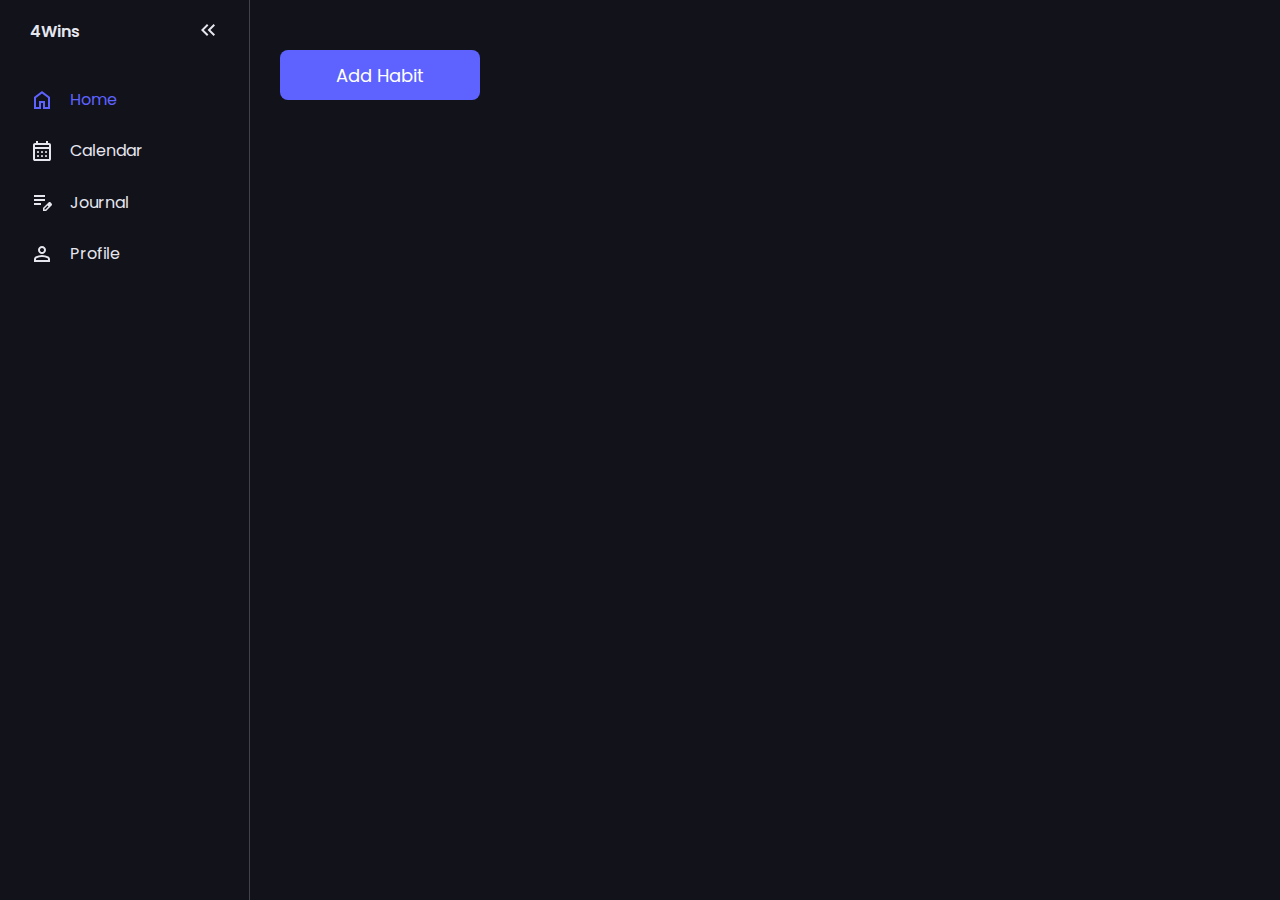
<file: index.html>
<!DOCTYPE html>
<html lang="en">
<head>
    <meta charset="UTF-8">
    <meta name="viewport" content="width=device-width, initial-scale=1.0">
    <title>4Wins</title>
    <link rel="stylesheet" href="styles.css">
    <script type="text/javascript">
        // Wait for the DOM to fully load
        document.addEventListener('DOMContentLoaded', function() {
    // Global state to track habits
    let habits = [];
    const MAX_HABITS = 4;

    // DOM elements
    const addHabitBtn = document.getElementById('add-habit-btn');
    const habitForm = document.getElementById('habit-form');
    const habitList = document.getElementById('habit-list');

    // Load saved habits from localStorage if available
    const savedHabits = localStorage.getItem('habits');
    if (savedHabits) {
        habits = JSON.parse(savedHabits);
        updateHabitList();
    }

    // Check if button should be disabled initially
    if (habits.length >= MAX_HABITS) {
        addHabitBtn.disabled = true;
    }

    // Add click event for the habit button
    addHabitBtn.addEventListener('click', function() {
        console.log("Button clicked"); // Debug log
        if (habitForm.style.display === 'block') {
            habitForm.style.display = 'none';
        } else {
            habitForm.style.display = 'block';
        }
    });

    // Add submit event for the form
    habitForm.addEventListener('submit', function(event) {
        event.preventDefault();

        // Get form values
        const name = document.getElementById('habit-name').value;
        const time = document.getElementById('habit-time').value;
        const reason = document.getElementById('habit-reason').value;
        const location = document.getElementById('habit-location').value;

        // Check if we're editing an existing habit
        const editIndex = habitForm.getAttribute('data-edit-index');

        if (editIndex !== null && editIndex !== "") {
            // Update existing habit
            habits[editIndex] = { name, time, reason, location, completed: habits[editIndex].completed };
            habitForm.removeAttribute('data-edit-index');
        } else {
            // Add new habit
            habits.push({ name, time, reason, location, completed: false });
        }

        // Save to localStorage
        localStorage.setItem('habits', JSON.stringify(habits));

        // Update UI
        updateHabitList();
        habitForm.style.display = 'none';
        habitForm.reset();

        // Check if button should be disabled
        if (habits.length >= MAX_HABITS) {
            addHabitBtn.disabled = true;
        } else {
            addHabitBtn.disabled = false;
        }
    });

    // Update the habit list in the UI
    function updateHabitList() {
        // Clear current list
        habitList.innerHTML = '';

        // Add each habit to the list
        habits.forEach((habit, index) => {
            const habitElement = document.createElement('div');
            habitElement.className = 'habit-item';

            // Checkbox
            const checkbox = document.createElement('input');
            checkbox.type = 'checkbox';
            checkbox.classList.add('habit-checkbox');
            checkbox.checked = habit.completed;
            checkbox.addEventListener('change', function () {
                habits[index].completed = checkbox.checked;
                saveHabits();
            });

            habitElement.innerHTML = `
                <h3>${habit.name}</h3>
                <p><strong>Time:</strong> ${habit.time}</p>
                <p><strong>Location:</strong> ${habit.location}</p>
                <p><strong>Reason:</strong> ${habit.reason}</p>
                <div>
                    <button class="edit-btn" data-index="${index}">Edit</button>
                    <button class="delete-btn" data-index="${index}">Delete</button>
                </div>
            `;

            // Insert checkbox before the habit name
            habitElement.insertBefore(checkbox, habitElement.firstChild);

            // Add event listeners to the buttons
            const editBtn = habitElement.querySelector('.edit-btn');
            editBtn.addEventListener('click', function() {
                editHabit(index);
            });

            const deleteBtn = habitElement.querySelector('.delete-btn');
            deleteBtn.addEventListener('click', function() {
                deleteHabit(index);
            });

            habitList.appendChild(habitElement);
        });
    }

    // Save habits to localStorage
    function saveHabits() {
        localStorage.setItem('habits', JSON.stringify(habits));
    }

    // Make these functions globally available
    window.editHabit = function(index) {
        const habit = habits[index];

        // Fill form with habit data
        document.getElementById('habit-name').value = habit.name;
        document.getElementById('habit-time').value = habit.time;
        document.getElementById('habit-reason').value = habit.reason;
        document.getElementById('habit-location').value = habit.location;

        // Set data attribute to track which habit we're editing
        habitForm.setAttribute('data-edit-index', index);

        // Show the form
        habitForm.style.display = 'block';
    };

    window.deleteHabit = function(index) {
        if (confirm('Are you sure you want to delete this habit?')) {
            habits.splice(index, 1);
            saveHabits();
            updateHabitList();

            // Re-enable the button if under the limit
            if (habits.length < MAX_HABITS) {
                addHabitBtn.disabled = false;
            }
        }
    };

    // Make updateHabitList globally available
    window.updateHabitList = updateHabitList;
});

// Toggle sidebar function
function toggleSidebar() {
    const sidebar = document.getElementById('sidebar');
    sidebar.classList.toggle('close');
}
    </script>
</head>
<body>
<nav id="sidebar">
        <ul>
            <li>
                <span class="logo">4Wins</span>
                <button onClick="toggleSidebar()" id="toggle-btn">
                    <svg xmlns="http://www.w3.org/2000/svg" height="24px" viewBox="0 -960 960 960" width="24px" fill="#5f6368">
                        <path d="M440-240 200-480l240-240 56 56-183 184 183 184-56 56Zm264 0L464-480l240-240 56 56-183 184 183 184-56 56Z"/>
                    </svg>
                </button>
            </li>
            <li class="active">
                <a href="https://bored1677.github.io/4Wins/index.html"> <!-- Fixed path -->
                    <svg xmlns="http://www.w3.org/2000/svg" height="24px" viewBox="0 -960 960 960" width="24px" fill="#5f6368">
                        <path d="M240-200h120v-240h240v240h120v-360L480-740 240-560v360Zm-80 80v-480l320-240 320 240v480H520v-240h-80v240H160Zm320-350Z"/>
                    </svg>
                    <span>Home</span>
                </a>
            </li>
            <li>
                <a href="https://bored1677.github.io/4Wins/calendar.html"> <!-- Fixed path -->
                    <svg xmlns="http://www.w3.org/2000/svg" height="24px" viewBox="0 -960 960 960" width="24px" fill="#5f6368">
                        <path d="M200-80q-33 0-56.5-23.5T120-160v-560q0-33 23.5-56.5T200-800h40v-80h80v80h320v-80h80v80h40q33 0 56.5 23.5T840-720v560q0 33-23.5 56.5T760-80H200Zm0-80h560v-400H200v400Zm0-480h560v-80H200v80Zm0 0v-80 80Zm280 240q-17 0-28.5-11.5T440-440q0-17 11.5-28.5T480-480q17 0 28.5 11.5T520-440q0 17-11.5 28.5T480-400Zm-160 0q-17 0-28.5-11.5T280-440q0-17 11.5-28.5T320-480q17 0 28.5 11.5T360-440q0 17-11.5 28.5T320-400Zm320 0q-17 0-28.5-11.5T600-440q0-17 11.5-28.5T640-480q17 0 28.5 11.5T680-440q0 17-11.5 28.5T640-400ZM480-240q-17 0-28.5-11.5T440-280q0-17 11.5-28.5T480-320q17 0 28.5 11.5T520-280q0 17-11.5 28.5T480-240Zm-160 0q-17 0-28.5-11.5T280-280q0-17 11.5-28.5T320-320q17 0 28.5 11.5T360-280q0 17-11.5 28.5T320-240Zm320 0q-17 0-28.5-11.5T600-280q0-17 11.5-28.5T640-320q17 0 28.5 11.5T680-280q0 17-11.5 28.5T640-240Z"/>
                    </svg>
                    <span>Calendar</span>
                </a>
            </li>
            <li>
                <a href="https://bored1677.github.io/4Wins/journal.html"> <!-- Fixed path -->
                    <svg xmlns="http://www.w3.org/2000/svg" height="24px" viewBox="0 -960 960 960" width="24px" fill="#5f6368">
                        <path d="M160-400v-80h280v80H160Zm0-160v-80h440v80H160Zm0-160v-80h440v80H160Zm360 560v-123l221-220q9-9 20-13t22-4q12 0 23 4.5t20 13.5l37 37q8 9 12.5 20t4.5 22q0 11-4 22.5T863-380L643-160H520Zm300-263-37-37 37 37ZM580-220h38l121-122-18-19-19-18-122 121v38Zm141-141-19-18 37 37-18-19Z"/>
                    </svg>
                    <span>Journal</span>
                </a>
            </li>
            <li>
            <a href="https://bored1677.github.io/4Wins/profile.html"> <!-- Fixed path -->
                    <svg xmlns="http://www.w3.org/2000/svg" height="24px" viewBox="0 -960 960 960" width="24px" fill="#5f6368">
                        <path d="M480-480q-66 0-113-47t-47-113q0-66 47-113t113-47q66 0 113 47t47 113q0 66-47 113t-113 47ZM160-160v-112q0-34 17.5-62.5T224-378q62-31 126-46.5T480-440q66 0 130 15.5T736-378q29 15 46.5 43.5T800-272v112H160Zm80-80h480v-32q0-11-5.5-20T700-306q-54-27-109-40.5T480-360q-56 0-111 13.5T260-306q-9 5-14.5 14t-5.5 20v32Zm240-320q33 0 56.5-23.5T560-640q0-33-23.5-56.5T480-720q-33 0-56.5 23.5T400-640q0 33 23.5 56.5T480-560Zm0-80Zm0 400Z"/>
                    </svg>
                    <span>Profile</span>
                </a>
            </li>
        </ul>
    </nav>
    
    <main>
        <button id="add-habit-btn">Add Habit</button>
        
        <form id="habit-form" class="habit-form">
            <label>What's the habit?</label>
            <input type="text" id="habit-name" required><br>
            
            <label>When will the habit be performed?</label>
            <input type="time" id="habit-time" required><br>
            
            <label>Why will you perform this habit?</label>
            <textarea id="habit-reason" required></textarea><br>
            
            <label>Where will you perform this habit?</label>
            <input type="text" id="habit-location" required><br>
            
            <button type="submit" id="save-btn">Save Habit</button>
        </form>
        
        <div id="habit-list" class="habit-list"></div>
    </main>
</body>
</html>
</file>
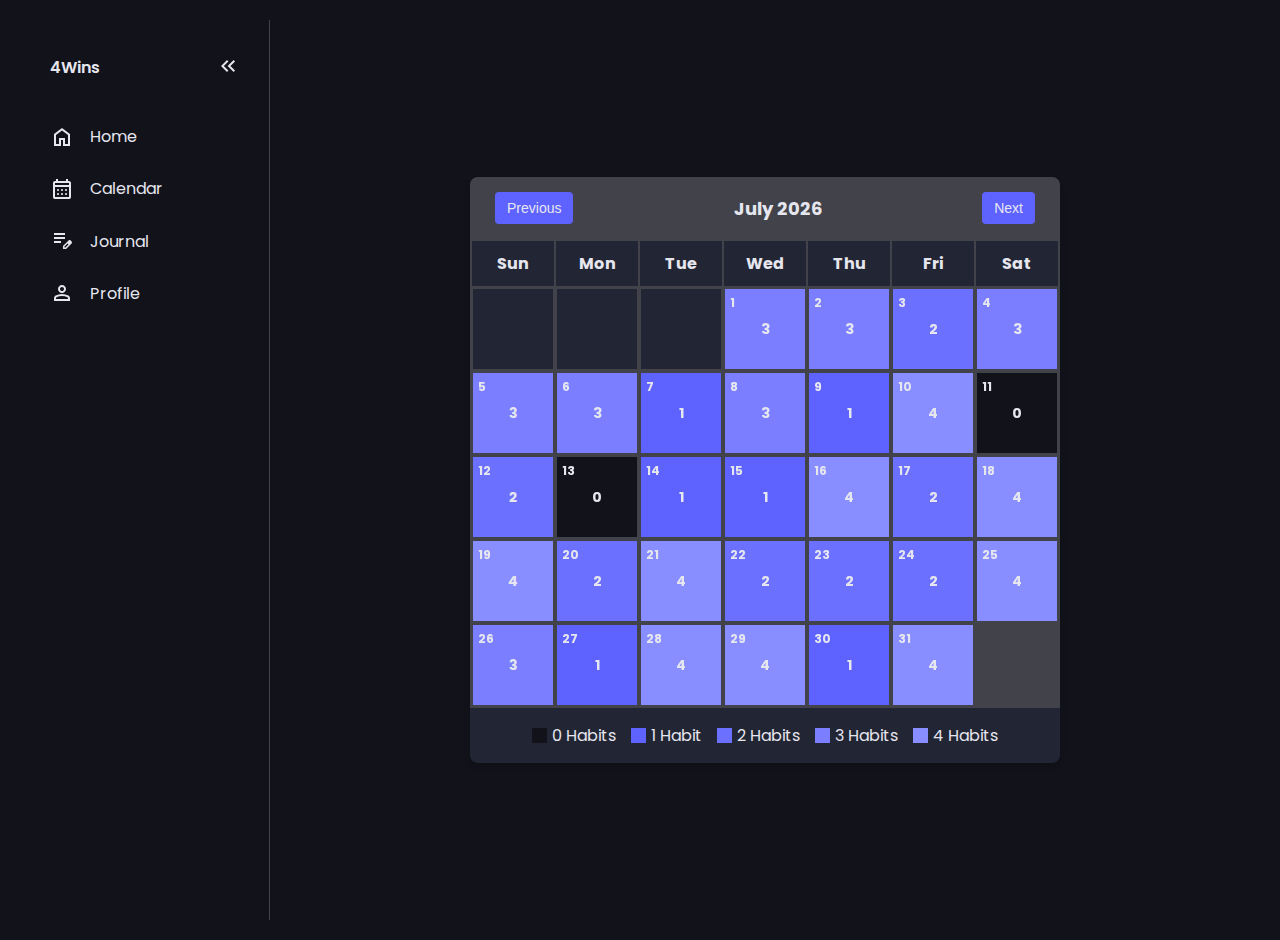
<file: calendar.html>
<!DOCTYPE html>
<html lang="en">
<head>
    <meta charset="UTF-8">
    <meta name="viewport" content="width=device-width, initial-scale=1.0">
    <title>Heatmap Calendar</title>
    <style>
        @import url('https://fonts.googleapis.com/css2?family=Poppins:wght@300;400;500;600;700&display=swap');
        :root {
            --base-clr: #11121a;
            --accent-base: #5e63ff;
            --accent-light-1: #6c70ff;
            --accent-light-2: #7a7eff;
            --accent-light-3: #888dff;
            --accent-light-4: #969bff;
            --line-clr: #42434a;
            --hover-clr: #222533;
            --text-clr: #e6e6ef;
            --secondary-text-clr: #b0b3c1;
        }

        body {
            font-family: Arial, sans-serif;
            margin: 0;
            padding: 20px;
            background-color: var(--base-clr);
            color: var(--text-clr);
        }

        .calendar-container {
            max-width: 800px;
            margin: 0 auto;
            box-shadow: 0 4px 6px rgba(0, 0, 0, 0.1);
            border-radius: 8px;
            overflow: hidden;
            background-color: var(--hover-clr);
        }

        .calendar-header {
            display: flex;
            justify-content: space-between;
            align-items: center;
            padding: 15px 20px;
            background-color: var(--line-clr);
        }

        .calendar-title {
            font-size: 18px;
            font-weight: bold;
            color: var(--text-clr);
        }

        .calendar-nav button {
            background-color: var(--accent-base);
            border: none;
            padding: 8px 12px;
            border-radius: 4px;
            cursor: pointer;
            font-size: 14px;
            margin: 0 5px;
            color: var(--text-clr);
        }

        .calendar-nav button:hover {
            background-color: var(--accent-light-1);
        }

        .calendar-grid {
            display: grid;
            grid-template-columns: repeat(7, 1fr);
            gap: 2px;
            padding: 2px;
            background-color: var(--line-clr);
        }

        .calendar-day-header {
            text-align: center;
            padding: 10px;
            font-weight: bold;
            background-color: var(--hover-clr);
            color: var(--text-clr);
        }

        .calendar-day {
            position: relative;
            aspect-ratio: 1;
            min-height: 80px;
            display: flex;
            flex-direction: column;
            justify-content: center;
            align-items: center;
            background-color: var(--base-clr);
            color: var(--text-clr);
            border: 1px solid var(--line-clr);
        }

        .calendar-day-number {
            position: absolute;
            top: 5px;
            left: 5px;
            font-size: 12px;
            font-weight: bold;
        }

        .calendar-day-value {
            font-size: 14px;
            font-weight: bold;
        }

        .calendar-legend {
            display: flex;
            justify-content: center;
            padding: 15px;
            gap: 15px;
            color: var(--text-clr);
        }

        .legend-item {
            display: flex;
            align-items: center;
        }

        .legend-color {
            width: 15px;
            height: 15px;
            margin-right: 5px;
        }

        .calendar-day.empty {
            background-color: var(--hover-clr);
        }

        /* Heat colors - subtle gradient of accent color */
        .heat-0 { background-color: var(--base-clr); }
        .heat-1 { background-color: var(--accent-base); }
        .heat-2 { background-color: var(--accent-light-1); }
        .heat-3 { background-color: var(--accent-light-2); }
        .heat-4 { background-color: var(--accent-light-3); }

        
body {
    min-height: 100vh;
    min-height: 100dvh;
    background-color: var(--base-clr);
    color: var(--text-clr);
    display: grid;
    grid-template-columns: auto 1fr;
    font-family: 'Poppins', sans-serif;
}

#sidebar {
    box-sizing: border-box;
    height: 100vh;
    width: 250px;
    padding: 5px 1em;
    background-color: var(--base-clr);
    border-right: 1px solid var(--line-clr);
    position: sticky;
    top: 0;
    align-self: start;
    transition: 300ms ease-in-out;
    overflow: hidden;
}

#sidebar.close {
    padding: 5px;
    width: 60px;
}

#sidebar.close .logo,
#sidebar.close a span {
    opacity: 0;
    width: 0;
    transition: opacity 300ms ease-in-out, width 300ms ease-in-out;
}

#sidebar ul {
    list-style: none;
    padding: 0;
}

#sidebar > ul > li:first-child {
    display: flex;
    justify-content: flex-end;
    margin-bottom: 16px;
    align-items: center;
}

#sidebar > ul > li:first-child .logo {
    font-weight: 600;
    transition: opacity 300ms ease-in-out, width 300ms ease-in-out;
}

#sidebar a, #sidebar .dropdown-btn, #sidebar .logo {
    border-radius: .5em;
    padding: .85em;
    text-decoration: none;
    color: var(--text-clr);
    display: flex;
    align-items: center;
    gap: 1em;
    transition: background-color 0.3s ease;
}

#sidebar svg {
    flex-shrink: 0;
    fill: var(--text-clr);
    transition: fill 0.3s ease;
}

#sidebar a span {
    flex-grow: 1;
    transition: opacity 300ms ease-in-out, width 300ms ease-in-out;
}

#sidebar a:hover {
    background-color: var(--hover-clr);
}

#sidebar ul li.current a {
    background-color: var(--accent-clr);
    color: white;
}

#sidebar ul li.current svg {
    fill: white;
}

#toggle-btn {
    margin-left: auto;
    padding: 1em;
    border: none;
    border-radius: .5em;
    background: none;
    cursor: pointer;
}

#toggle-btn svg {
    transition: rotate 150ms ease;
}

#toggle-btn:hover {
    background-color: var(--hover-clr);
}

.rotate svg:last-child {
    rotate: 180deg;
}

#sidebar .sub-menu {
    display: none;
}

#sidebar .sub-menu.show {
    display: block;
}

main {
    display: flex;
    justify-content: center;
    align-items: center;
    padding: 20px;
}
    </style>
</head>
<body>
    <nav id="sidebar">
        <ul>
            <li>
                <span class="logo">4Wins</span>
                <button onClick="toggleSidebar()" id="toggle-btn">
                    <svg xmlns="http://www.w3.org/2000/svg" height="24px" viewBox="0 -960 960 960" width="24px" fill="#5f6368">
                        <path d="M440-240 200-480l240-240 56 56-183 184 183 184-56 56Zm264 0L464-480l240-240 56 56-183 184 183 184-56 56Z"/>
                    </svg>
                </button>
            </li>
            <li class="active">
                <a href="https://bored1677.github.io/4Wins/index.html"> <!-- Fixed path -->
                    <svg xmlns="http://www.w3.org/2000/svg" height="24px" viewBox="0 -960 960 960" width="24px" fill="#5f6368">
                        <path d="M240-200h120v-240h240v240h120v-360L480-740 240-560v360Zm-80 80v-480l320-240 320 240v480H520v-240h-80v240H160Zm320-350Z"/>
                    </svg>
                    <span>Home</span>
                </a>
            </li>
            <li>
                <a href="https://bored1677.github.io/4Wins/calendar.html"> <!-- Fixed path -->
                    <svg xmlns="http://www.w3.org/2000/svg" height="24px" viewBox="0 -960 960 960" width="24px" fill="#5f6368">
                        <path d="M200-80q-33 0-56.5-23.5T120-160v-560q0-33 23.5-56.5T200-800h40v-80h80v80h320v-80h80v80h40q33 0 56.5 23.5T840-720v560q0 33-23.5 56.5T760-80H200Zm0-80h560v-400H200v400Zm0-480h560v-80H200v80Zm0 0v-80 80Zm280 240q-17 0-28.5-11.5T440-440q0-17 11.5-28.5T480-480q17 0 28.5 11.5T520-440q0 17-11.5 28.5T480-400Zm-160 0q-17 0-28.5-11.5T280-440q0-17 11.5-28.5T320-480q17 0 28.5 11.5T360-440q0 17-11.5 28.5T320-400Zm320 0q-17 0-28.5-11.5T600-440q0-17 11.5-28.5T640-480q17 0 28.5 11.5T680-440q0 17-11.5 28.5T640-400ZM480-240q-17 0-28.5-11.5T440-280q0-17 11.5-28.5T480-320q17 0 28.5 11.5T520-280q0 17-11.5 28.5T480-240Zm-160 0q-17 0-28.5-11.5T280-280q0-17 11.5-28.5T320-320q17 0 28.5 11.5T360-280q0 17-11.5 28.5T320-240Zm320 0q-17 0-28.5-11.5T600-280q0-17 11.5-28.5T640-320q17 0 28.5 11.5T680-280q0 17-11.5 28.5T640-240Z"/>
                    </svg>
                    <span>Calendar</span>
                </a>
            </li>
            <li>
                <a href="https://bored1677.github.io/4Wins/journal.html"> <!-- Fixed path -->
                    <svg xmlns="http://www.w3.org/2000/svg" height="24px" viewBox="0 -960 960 960" width="24px" fill="#5f6368">
                        <path d="M160-400v-80h280v80H160Zm0-160v-80h440v80H160Zm0-160v-80h440v80H160Zm360 560v-123l221-220q9-9 20-13t22-4q12 0 23 4.5t20 13.5l37 37q8 9 12.5 20t4.5 22q0 11-4 22.5T863-380L643-160H520Zm300-263-37-37 37 37ZM580-220h38l121-122-18-19-19-18-122 121v38Zm141-141-19-18 37 37-18-19Z"/>
                    </svg>
                    <span>Journal</span>
                </a>
            </li>
            <li>
            <a href="https://bored1677.github.io/4Wins/profile.html"> <!-- Fixed path -->
                    <svg xmlns="http://www.w3.org/2000/svg" height="24px" viewBox="0 -960 960 960" width="24px" fill="#5f6368">
                        <path d="M480-480q-66 0-113-47t-47-113q0-66 47-113t113-47q66 0 113 47t47 113q0 66-47 113t-113 47ZM160-160v-112q0-34 17.5-62.5T224-378q62-31 126-46.5T480-440q66 0 130 15.5T736-378q29 15 46.5 43.5T800-272v112H160Zm80-80h480v-32q0-11-5.5-20T700-306q-54-27-109-40.5T480-360q-56 0-111 13.5T260-306q-9 5-14.5 14t-5.5 20v32Zm240-320q33 0 56.5-23.5T560-640q0-33-23.5-56.5T480-720q-33 0-56.5 23.5T400-640q0 33 23.5 56.5T480-560Zm0-80Zm0 400Z"/>
                    </svg>
                    <span>Profile</span>
                </a>
            </li>
        </ul>
    </nav>

    <main>
    <div id="heatmap-calendar" class="calendar-container">
        <!-- Calendar will be injected here -->
    </div>
    </main>

    <script>
        class HeatmapCalendar {
            constructor(containerId) {
                this.container = document.getElementById(containerId);
                this.currentDate = new Date();
                this.currentYear = this.currentDate.getFullYear();
                this.currentMonth = this.currentDate.getMonth();
                this.data = {};
                
                this.init();
            }
            
            init() {
                this.loadData();
                this.render();
                
                // Re-render when window is resized
                window.addEventListener('resize', () => this.render());
            }
            
            loadData() {
                this.data = {};
                const year = this.currentYear;
                const month = this.currentMonth;
                const daysInMonth = new Date(year, month + 1, 0).getDate();
                
                for (let i = 1; i <= daysInMonth; i++) {
                    const dateStr = `${year}-${String(month + 1).padStart(2, '0')}-${String(i).padStart(2, '0')}`;
                    this.data[dateStr] = Math.floor(Math.random() * 5);
                }
            }
            
            getHeatClass(value) {
                if (value === undefined) return 'empty';
                return `heat-${value}`;
            }
            
            prevMonth() {
                if (this.currentMonth === 0) {
                    this.currentMonth = 11;
                    this.currentYear--;
                } else {
                    this.currentMonth--;
                }
                this.loadData();
                this.render();
            }
            
            nextMonth() {
                if (this.currentMonth === 11) {
                    this.currentMonth = 0;
                    this.currentYear++;
                } else {
                    this.currentMonth++;
                }
                this.loadData();
                this.render();
            }
            
            render() {
                const monthNames = ['January', 'February', 'March', 'April', 'May', 'June', 
                                   'July', 'August', 'September', 'October', 'November', 'December'];
                const dayNames = ['Sun', 'Mon', 'Tue', 'Wed', 'Thu', 'Fri', 'Sat'];
                
                const firstDay = new Date(this.currentYear, this.currentMonth, 1).getDay();
                const daysInMonth = new Date(this.currentYear, this.currentMonth + 1, 0).getDate();
                
                let html = `
                    <div class="calendar-header">
                        <div class="calendar-nav">
                            <button id="prev-month">Previous</button>
                        </div>
                        <div class="calendar-title">${monthNames[this.currentMonth]} ${this.currentYear}</div>
                        <div class="calendar-nav">
                            <button id="next-month">Next</button>
                        </div>
                    </div>
                    <div class="calendar-grid">
                `;
                
                dayNames.forEach(day => {
                    html += `<div class="calendar-day-header">${day}</div>`;
                });
                
                for (let i = 0; i < firstDay; i++) {
                    html += `<div class="calendar-day empty"></div>`;
                }
                
                for (let day = 1; day <= daysInMonth; day++) {
                    const dateStr = `${this.currentYear}-${String(this.currentMonth + 1).padStart(2, '0')}-${String(day).padStart(2, '0')}`;
                    const value = this.data[dateStr];
                    const heatClass = this.getHeatClass(value);
                    
                    html += `
                        <div class="calendar-day ${heatClass}">
                            <div class="calendar-day-number">${day}</div>
                            ${value !== undefined ? `<div class="calendar-day-value">${value}</div>` : ''}
                        </div>
                    `;
                }
                
                html += `
                    </div>
                    <div class="calendar-legend">
                        <div class="legend-item">
                            <div class="legend-color heat-0"></div>
                            <span>0 Habits</span>
                        </div>
                        <div class="legend-item">
                            <div class="legend-color heat-1"></div>
                            <span>1 Habit</span>
                        </div>
                        <div class="legend-item">
                            <div class="legend-color heat-2"></div>
                            <span>2 Habits</span>
                        </div>
                        <div class="legend-item">
                            <div class="legend-color heat-3"></div>
                            <span>3 Habits</span>
                        </div>
                        <div class="legend-item">
                            <div class="legend-color heat-4"></div>
                            <span>4 Habits</span>
                        </div>
                    </div>
                `;
                
                this.container.innerHTML = html;
                
                document.getElementById('prev-month').addEventListener('click', () => this.prevMonth());
                document.getElementById('next-month').addEventListener('click', () => this.nextMonth());
            }
        }
        
        document.addEventListener('DOMContentLoaded', function() {
            const calendar = new HeatmapCalendar('heatmap-calendar');
        });
    </script>
</body>
</html>
</file>
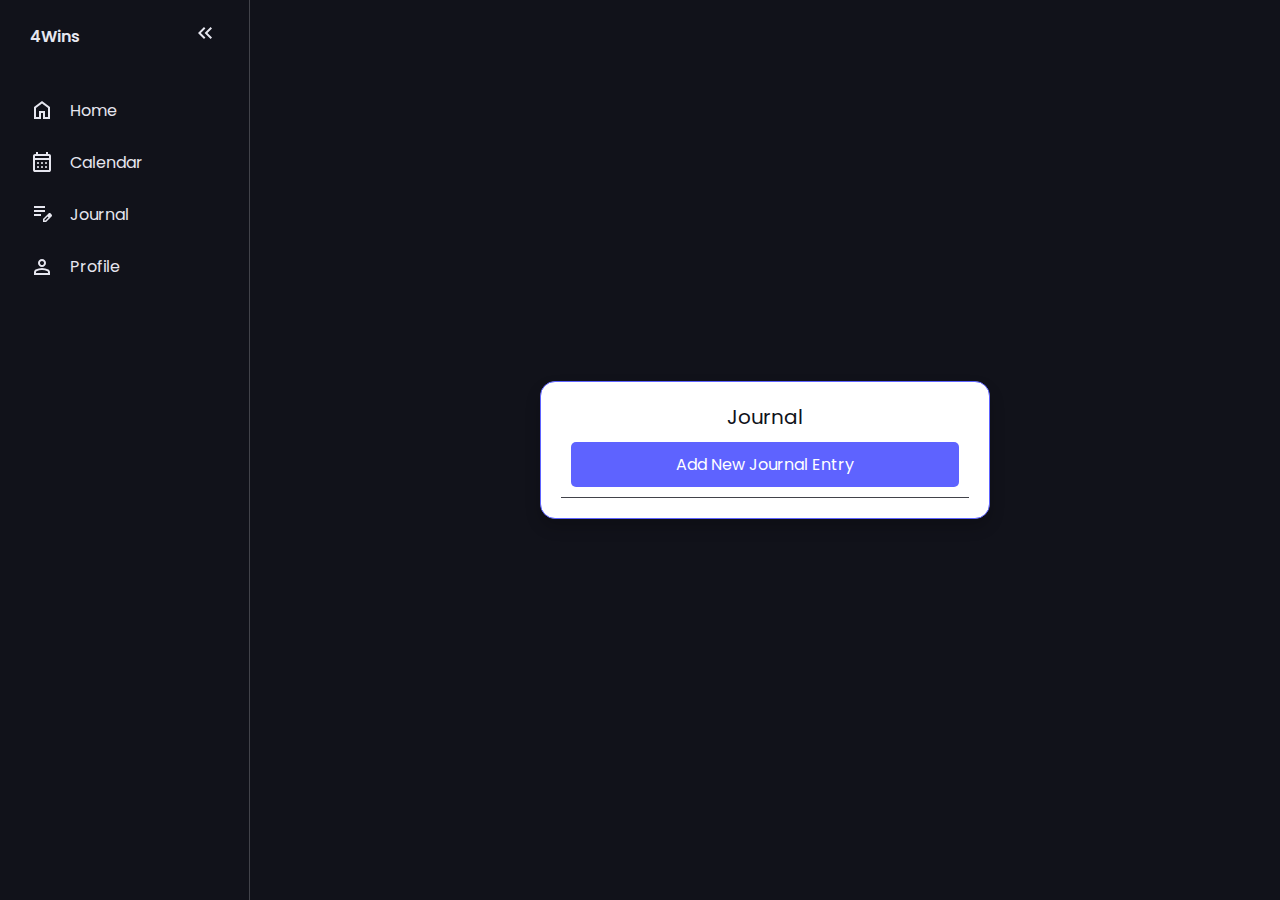
<file: journal.html>
<!DOCTYPE html>
<html lang="en">
<head>
    <meta charset="UTF-8">
    <meta name="viewport" content="width=device-width, initial-scale=1.0">
    <title>Journal</title>
    
    <style>
        @import url('https://fonts.googleapis.com/css2?family=Poppins:wght@300;400;500;600;700&display=swap');

:root {
    --base-clr: #11121a;
    --line-clr: #42434a;
    --hover-clr: #222533;
    --text-clr: #e6e6ef;
    --accent-clr: #5e63ff;
    --secondary-text-clr: #b0b3c1;
}

* {
    margin: 0;
    padding: 0;
    box-sizing: border-box;
    font-family: 'Poppins', sans-serif;
}

.wrapper {
    position: relative;
    width: 450px;
    max-height: 550px; /* Restrict height */
    background-color: #ffffff;
    border-radius: 15px;
    border: 1px solid var(--accent-clr);
    box-shadow: 0 8px 15px rgba(0, 0, 0, 0.2);
    padding: 20px;
    overflow-y: auto; /* Enables vertical scrolling */
    display: flex;
    flex-direction: column;
}

/* Sticky button container */
.sticky-container {
    position: sticky;
    top: 0;
    background-color: white; /* Match background */
    padding: 10px;
    z-index: 100;
    display: flex;
    justify-content: center;
    border-bottom: 1px solid var(--line-clr);
}

#new-entry {
    width: 100%;
    background-color: var(--accent-clr);
    color: white;
    padding: 10px 15px;
    border: none;
    cursor: pointer;
    font-size: 16px;
    border-radius: 5px;
    transition: 0.3s ease;
}

/* Header */
.title-journal {
    text-align: center;
    color: var(--base-clr);
    font-size: 20px;
}

/* Button Styling */
button {
    background-color: var(--accent-clr);
    color: #ffffff;
    border: none;
    padding: 10px 15px;
    border-radius: 8px;
    font-size: 1rem;
    cursor: pointer;
    transition: 0.3s ease;
}

button:hover {
    background-color: #454ae4;
    transform: scale(1.05);
}

/* Form Styling */
#add-entry-form {
    display: none;
    flex-direction: column;
    gap: 10px;
    padding: 10px;
    margin-top: 15px;
    background-color: var(--line-clr);
    padding: 15px;
    border-radius: 10px;
}

#entry-text {
    width: 100%;
    height: 100px;
    padding: 10px;
    border: 1px solid var(--accent-clr);
    border-radius: 5px;
    resize: none;
    font-size: 1rem;
}

#save-entry {
    align-self: flex-end;
}

/* Journal Entries */
.journal-entries {
    margin-top: 20px;
    max-height: 300px;
    overflow-y: auto;
    padding-right: 10px;
}

.entry {
    background-color: var(--hover-clr);
    color: var(--text-clr);
    padding: 10px;
    border-radius: 8px;
    margin-bottom: 10px;
    border-left: 4px solid var(--accent-clr);
    display: flex;
    flex-direction: column;
    gap: 5px;
}

.entry strong {
    font-size: 0.9rem;
    color: var(--secondary-text-clr);
}

.entry p {
    font-size: 1rem;
}

.entry button {
    margin-top: 5px;
    padding: 5px;
    font-size: 0.85rem;
}

body {
    min-height: 100vh;
    min-height: 100dvh;
    background-color: var(--base-clr);
    color: var(--text-clr);
    display: grid;
    grid-template-columns: auto 1fr;
    font-family: 'Poppins', sans-serif;
}

#sidebar {
    box-sizing: border-box;
    height: 100vh;
    width: 250px;
    padding: 5px 1em;
    background-color: var(--base-clr);
    border-right: 1px solid var(--line-clr);
    position: sticky;
    top: 0;
    align-self: start;
    transition: 300ms ease-in-out;
    overflow: hidden;
}

#sidebar.close {
    padding: 5px;
    width: 60px;
}

#sidebar.close .logo,
#sidebar.close a span {
    opacity: 0;
    width: 0;
    transition: opacity 300ms ease-in-out, width 300ms ease-in-out;
}

#sidebar ul {
    list-style: none;
    padding: 0;
}

#sidebar > ul > li:first-child {
    display: flex;
    justify-content: flex-end;
    margin-bottom: 16px;
    align-items: center;
}

#sidebar > ul > li:first-child .logo {
    font-weight: 600;
    transition: opacity 300ms ease-in-out, width 300ms ease-in-out;
}

#sidebar a, #sidebar .dropdown-btn, #sidebar .logo {
    border-radius: .5em;
    padding: .85em;
    text-decoration: none;
    color: var(--text-clr);
    display: flex;
    align-items: center;
    gap: 1em;
    transition: background-color 0.3s ease;
}

#sidebar svg {
    flex-shrink: 0;
    fill: var(--text-clr);
    transition: fill 0.3s ease;
}

#sidebar a span {
    flex-grow: 1;
    transition: opacity 300ms ease-in-out, width 300ms ease-in-out;
}

#sidebar a:hover {
    background-color: var(--hover-clr);
}

#sidebar ul li.current a {
    background-color: var(--accent-clr);
    color: white;
}

#sidebar ul li.current svg {
    fill: white;
}

#toggle-btn {
    margin-left: auto;
    padding: 1em;
    border: none;
    border-radius: .5em;
    background: none;
    cursor: pointer;
}

#toggle-btn svg {
    transition: rotate 150ms ease;
}

#toggle-btn:hover {
    background-color: var(--hover-clr);
}

.rotate svg:last-child {
    rotate: 180deg;
}

#sidebar .sub-menu {
    display: none;
}

#sidebar .sub-menu.show {
    display: block;
}

main {
    display: flex;
    justify-content: center;
    align-items: center;
    padding: 20px;
}
    </style>
</head>
<body>
    <nav id="sidebar">
        <ul>
            <li>
                <span class="logo">4Wins</span>
                <button onClick="toggleSidebar()" id="toggle-btn">
                    <svg xmlns="http://www.w3.org/2000/svg" height="24px" viewBox="0 -960 960 960" width="24px" fill="#5f6368">
                        <path d="M440-240 200-480l240-240 56 56-183 184 183 184-56 56Zm264 0L464-480l240-240 56 56-183 184 183 184-56 56Z"/>
                    </svg>
                </button>
            </li>
            <li class="active">
                <a href="https://bored1677.github.io/4Wins/index.html"> <!-- Fixed path -->
                    <svg xmlns="http://www.w3.org/2000/svg" height="24px" viewBox="0 -960 960 960" width="24px" fill="#5f6368">
                        <path d="M240-200h120v-240h240v240h120v-360L480-740 240-560v360Zm-80 80v-480l320-240 320 240v480H520v-240h-80v240H160Zm320-350Z"/>
                    </svg>
                    <span>Home</span>
                </a>
            </li>
            <li>
                <a href="https://bored1677.github.io/4Wins/calendar.html"> <!-- Fixed path -->
                    <svg xmlns="http://www.w3.org/2000/svg" height="24px" viewBox="0 -960 960 960" width="24px" fill="#5f6368">
                        <path d="M200-80q-33 0-56.5-23.5T120-160v-560q0-33 23.5-56.5T200-800h40v-80h80v80h320v-80h80v80h40q33 0 56.5 23.5T840-720v560q0 33-23.5 56.5T760-80H200Zm0-80h560v-400H200v400Zm0-480h560v-80H200v80Zm0 0v-80 80Zm280 240q-17 0-28.5-11.5T440-440q0-17 11.5-28.5T480-480q17 0 28.5 11.5T520-440q0 17-11.5 28.5T480-400Zm-160 0q-17 0-28.5-11.5T280-440q0-17 11.5-28.5T320-480q17 0 28.5 11.5T360-440q0 17-11.5 28.5T320-400Zm320 0q-17 0-28.5-11.5T600-440q0-17 11.5-28.5T640-480q17 0 28.5 11.5T680-440q0 17-11.5 28.5T640-400ZM480-240q-17 0-28.5-11.5T440-280q0-17 11.5-28.5T480-320q17 0 28.5 11.5T520-280q0 17-11.5 28.5T480-240Zm-160 0q-17 0-28.5-11.5T280-280q0-17 11.5-28.5T320-320q17 0 28.5 11.5T360-280q0 17-11.5 28.5T320-240Zm320 0q-17 0-28.5-11.5T600-280q0-17 11.5-28.5T640-320q17 0 28.5 11.5T680-280q0 17-11.5 28.5T640-240Z"/>
                    </svg>
                    <span>Calendar</span>
                </a>
            </li>
            <li>
                <a href="https://bored1677.github.io/4Wins/journal.html"> <!-- Fixed path -->
                    <svg xmlns="http://www.w3.org/2000/svg" height="24px" viewBox="0 -960 960 960" width="24px" fill="#5f6368">
                        <path d="M160-400v-80h280v80H160Zm0-160v-80h440v80H160Zm0-160v-80h440v80H160Zm360 560v-123l221-220q9-9 20-13t22-4q12 0 23 4.5t20 13.5l37 37q8 9 12.5 20t4.5 22q0 11-4 22.5T863-380L643-160H520Zm300-263-37-37 37 37ZM580-220h38l121-122-18-19-19-18-122 121v38Zm141-141-19-18 37 37-18-19Z"/>
                    </svg>
                    <span>Journal</span>
                </a>
            </li>
            <li>
            <a href="https://bored1677.github.io/4Wins/profile.html"> <!-- Fixed path -->
                    <svg xmlns="http://www.w3.org/2000/svg" height="24px" viewBox="0 -960 960 960" width="24px" fill="#5f6368">
                        <path d="M480-480q-66 0-113-47t-47-113q0-66 47-113t113-47q66 0 113 47t47 113q0 66-47 113t-113 47ZM160-160v-112q0-34 17.5-62.5T224-378q62-31 126-46.5T480-440q66 0 130 15.5T736-378q29 15 46.5 43.5T800-272v112H160Zm80-80h480v-32q0-11-5.5-20T700-306q-54-27-109-40.5T480-360q-56 0-111 13.5T260-306q-9 5-14.5 14t-5.5 20v32Zm240-320q33 0 56.5-23.5T560-640q0-33-23.5-56.5T480-720q-33 0-56.5 23.5T400-640q0 33 23.5 56.5T480-560Zm0-80Zm0 400Z"/>
                    </svg>
                    <span>Profile</span>
                </a>
            </li>
        </ul>
    </nav>

<main>
    <div class="wrapper">
        <div class="form-header">
            <div class="title-journal">Journal</div>
        </div>
        <div class="sticky-container">
            <button id="new-entry">Add New Journal Entry</button>
        </div>        
        <div id="add-entry-form">
            <form action="" class="entry-form" autocomplete="off">
                <div class="input-box">
                    <textarea id="entry-text" rows="5" placeholder="Write your journal entry..." required></textarea>
                    <button class="save-button" id="save-entry">Save Entry </button>
                </div>
            </form>
        </div>

        <div id="journal-entries"></div>
    </div>
</main>

    <script>
        document.addEventListener("DOMContentLoaded", () => {
    const newEntryButton = document.getElementById("new-entry");
    const addEntryForm = document.getElementById("add-entry-form");
    const saveEntryButton = document.getElementById("save-entry");
    const entryText = document.getElementById("entry-text");
    const journalEntries = document.getElementById("journal-entries");
    
    let entries = JSON.parse(localStorage.getItem("journal")) || [];
    renderEntries();

    newEntryButton.addEventListener("click", () => {
        addEntryForm.style.display = "block";
    });

    saveEntryButton.addEventListener("click", () => {
        const text = entryText.value.trim();
        if (text) {
            const entry = { id: Date.now(), text, date: new Date().toLocaleString() };
            entries.push(entry);
            localStorage.setItem("journal", JSON.stringify(entries));
            entryText.value = "";
            addEntryForm.style.display = "none";
            renderEntries();
        }
    });

    function renderEntries() {
        journalEntries.innerHTML = "";
        entries.forEach(entry => {
            const entryDiv = document.createElement("div");
            entryDiv.classList.add("entry");
            entryDiv.innerHTML = `<strong>${entry.date}</strong><p>${entry.text}</p>`;
            
            const editButton = document.createElement("button");
            editButton.textContent = "Edit";
            editButton.addEventListener("click", () => editEntry(entry.id));

            const deleteButton = document.createElement("button");
            deleteButton.textContent = "Delete";
            deleteButton.addEventListener("click", () => deleteEntry(entry.id));
            
            entryDiv.appendChild(editButton);
            entryDiv.appendChild(deleteButton);
            journalEntries.appendChild(entryDiv);
        });
    }

    function editEntry(id) {
        const entry = entries.find(e => e.id === id);
        const newText = prompt("Edit your entry:", entry.text);
        if (newText !== null) {
            entry.text = newText;
            localStorage.setItem("journal", JSON.stringify(entries));
            renderEntries();
        }
    }

    function deleteEntry(id) {
        entries = entries.filter(e => e.id !== id);
        localStorage.setItem("journal", JSON.stringify(entries));
        renderEntries();
    }
});

document.addEventListener("DOMContentLoaded", function () {
    const addEntryBtn = document.getElementById("add-entry");
    const saveEntryBtn = document.getElementById("save-entry");
    const journalForm = document.getElementById("journal-form");
    const journalEntries = document.getElementById("journal-entries");
    const loadMoreBtn = document.createElement("button");

    loadMoreBtn.textContent = "Load More";
    loadMoreBtn.style.display = "none"; // Hidden by default
    loadMoreBtn.addEventListener("click", showMoreEntries);
    journalEntries.after(loadMoreBtn);

    let entries = JSON.parse(localStorage.getItem("journalEntries")) || [];
    let visibleCount = 5; // Number of initially visible entries

    function displayEntries() {
        journalEntries.innerHTML = "";
        const limitedEntries = entries.slice(0, visibleCount); // Show only a portion

        limitedEntries.forEach((entry, index) => {
            const entryDiv = document.createElement("div");
            entryDiv.classList.add("entry");
            entryDiv.innerHTML = `
                <p><strong>${entry.date}</strong></p>
                <p>${entry.content}</p>
                <button onclick="editEntry(${index})">Edit</button>
                <button onclick="deleteEntry(${index})">Delete</button>
            `;
            journalEntries.appendChild(entryDiv);
        });

        // Show "Load More" button if there are more than visibleCount entries
        if (entries.length > visibleCount) {
            loadMoreBtn.style.display = "block";
        } else {
            loadMoreBtn.style.display = "none";
        }

        localStorage.setItem("journalEntries", JSON.stringify(entries));
    }

    function showMoreEntries() {
        visibleCount += 5; // Increase the number of visible entries
        displayEntries();
    }

    addEntryBtn.addEventListener("click", function () {
        journalForm.style.display = "block";
    });

    saveEntryBtn.addEventListener("click", function () {
        const content = document.getElementById("entry-content").value;
        if (content.trim() === "") return;

        const newEntry = {
            date: new Date().toLocaleDateString(),
            content: content,
        };

        entries.unshift(newEntry); // Add new entry at the top
        visibleCount = 5; // Reset visible count to ensure only 5 are shown
        document.getElementById("entry-content").value = ""; // Clear input
        journalForm.style.display = "none";

        displayEntries();
    });

    function deleteEntry(index) {
        entries.splice(index, 1);
        visibleCount = 5; // Reset visible count after deletion
        displayEntries();
    }

    function editEntry(index) {
        const newContent = prompt("Edit your entry:", entries[index].content);
        if (newContent !== null) {
            entries[index].content = newContent;
            displayEntries();
        }
    }

    displayEntries();
});

     // Toggle sidebar function
     function toggleSidebar() {
            const sidebar = document.getElementById('sidebar');
            sidebar.classList.toggle('close');
        }
    </script>
</body>
</html>
</file>
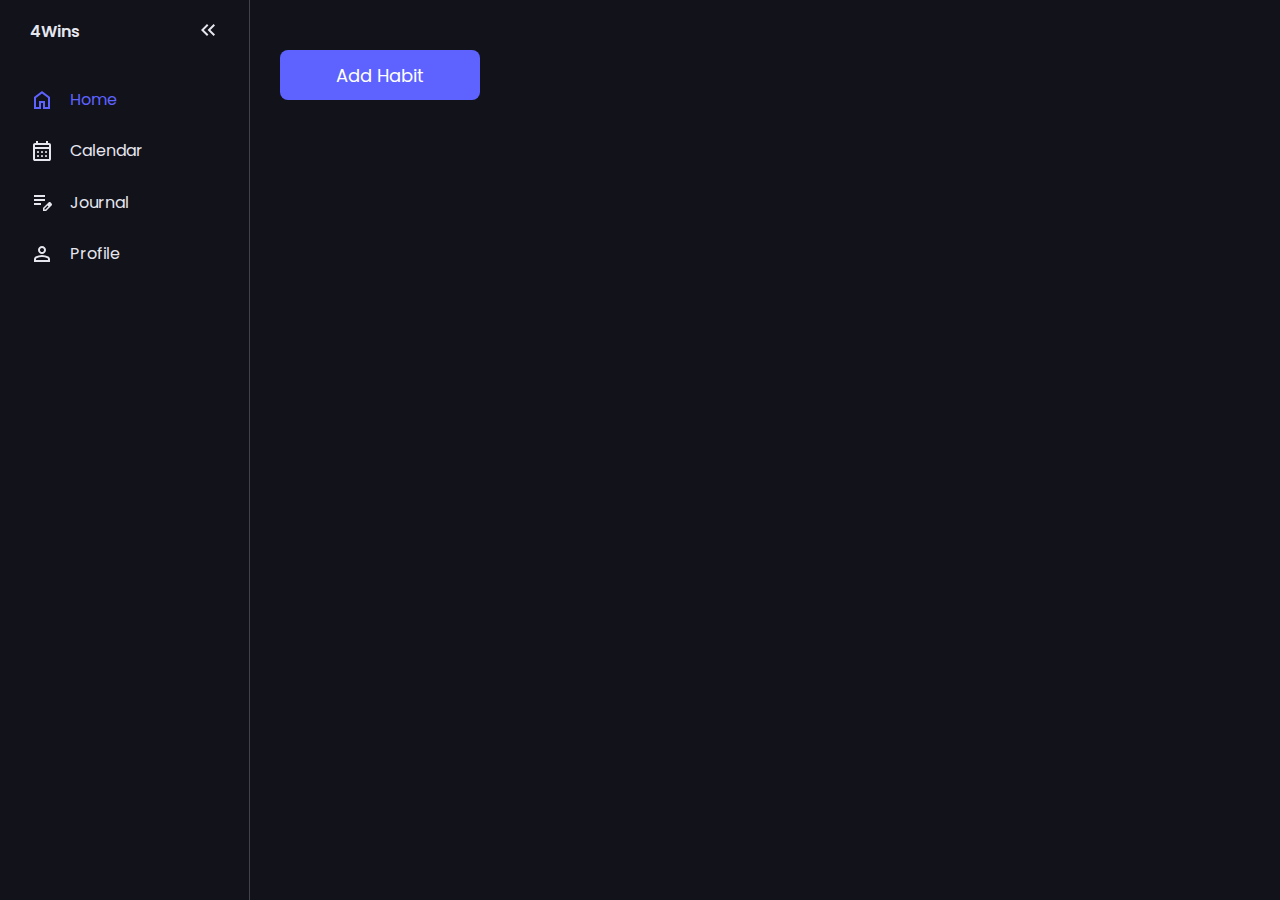
<file: main.html>
<!DOCTYPE html>
<html lang="en">
<head>
    <meta charset="UTF-8">
    <meta name="viewport" content="width=device-width, initial-scale=1.0">
    <title>4Wins</title>
    <link rel="stylesheet" href="styles.css">
    <script type="text/javascript">
        // Wait for the DOM to fully load
        document.addEventListener('DOMContentLoaded', function() {
            // Global state to track habits
            let habits = [];
            const MAX_HABITS = 4;

            // DOM elements
            const addHabitBtn = document.getElementById('add-habit-btn');
            const habitForm = document.getElementById('habit-form');
            const habitList = document.getElementById('habit-list');

            // Load saved habits from localStorage if available
            const savedHabits = localStorage.getItem('habits');
            if (savedHabits) {
                habits = JSON.parse(savedHabits);
                updateHabitList();
            }
            
            // Check if button should be disabled initially
            if (habits.length >= MAX_HABITS) {
                addHabitBtn.disabled = true;
            }
            
            // Add click event for the habit button
            addHabitBtn.addEventListener('click', function() {
                console.log("Button clicked"); // Debug log
                if (habitForm.style.display === 'block') {
                    habitForm.style.display = 'none';
                } else {
                    habitForm.style.display = 'block';
                }
            });
            
            // Add submit event for the form
            habitForm.addEventListener('submit', function(event) {
                event.preventDefault();
                
                // Get form values
                const name = document.getElementById('habit-name').value;
                const time = document.getElementById('habit-time').value;
                const reason = document.getElementById('habit-reason').value;
                const location = document.getElementById('habit-location').value;
                
                // Check if we're editing an existing habit
                const editIndex = habitForm.getAttribute('data-edit-index');
                
                if (editIndex !== null && editIndex !== "") {
                    // Update existing habit
                    habits[editIndex] = { name, time, reason, location };
                    habitForm.removeAttribute('data-edit-index');
                } else {
                    // Add new habit
                    habits.push({ name, time, reason, location });
                }
                
                // Save to localStorage
                localStorage.setItem('habits', JSON.stringify(habits));
                
                // Update UI
                updateHabitList();
                habitForm.style.display = 'none';
                habitForm.reset();
                
                // Check if button should be disabled
                if (habits.length >= MAX_HABITS) {
                    addHabitBtn.disabled = true;
                } else {
                    addHabitBtn.disabled = false;
                }
            });

            // Update the habit list in the UI
            function updateHabitList() {
                // Clear current list
                habitList.innerHTML = '';
                
                // Add each habit to the list
                habits.forEach((habit, index) => {
                    const habitElement = document.createElement('div');
                    habitElement.className = 'habit-item';
                    
                    habitElement.innerHTML = `
                        <h3>${habit.name}</h3>
                        <p><strong>Time:</strong> ${habit.time}</p>
                        <p><strong>Location:</strong> ${habit.location}</p>
                        <p><strong>Reason:</strong> ${habit.reason}</p>
                        <div>
                            <button class="edit-btn" data-index="${index}">Edit</button>
                            <button class="delete-btn" data-index="${index}">Delete</button>
                        </div>
                    `;
                    
                    // Add event listeners to the buttons
                    const editBtn = habitElement.querySelector('.edit-btn');
                    editBtn.addEventListener('click', function() {
                        editHabit(index);
                    });
                    
                    const deleteBtn = habitElement.querySelector('.delete-btn');
                    deleteBtn.addEventListener('click', function() {
                        deleteHabit(index);
                    });
                    
                    habitList.appendChild(habitElement);
                });
            }

            // Make these functions globally available
            window.editHabit = function(index) {
                const habit = habits[index];
                
                // Fill form with habit data
                document.getElementById('habit-name').value = habit.name;
                document.getElementById('habit-time').value = habit.time;
                document.getElementById('habit-reason').value = habit.reason;
                document.getElementById('habit-location').value = habit.location;
                
                // Set data attribute to track which habit we're editing
                habitForm.setAttribute('data-edit-index', index);
                
                // Show the form
                habitForm.style.display = 'block';
            };

            window.deleteHabit = function(index) {
                if (confirm('Are you sure you want to delete this habit?')) {
                    habits.splice(index, 1);
                    localStorage.setItem('habits', JSON.stringify(habits));
                    updateHabitList();
                    
                    // Re-enable the button if under the limit
                    if (habits.length < MAX_HABITS) {
                        addHabitBtn.disabled = false;
                    }
                }
            };

            // Make updateHabitList globally available
            window.updateHabitList = updateHabitList;
        });

        // Toggle sidebar function
        function toggleSidebar() {
            const sidebar = document.getElementById('sidebar');
            sidebar.classList.toggle('close');
        }
    </script>
</head>
<body>
<nav id="sidebar">
    <ul>
        <li>
            <span class="logo">4Wins</span>
            <button onClick="toggleSidebar()" id="toggle-btn">
                <svg xmlns="http://www.w3.org/2000/svg" height="24px" viewBox="0 -960 960 960" width="24px" fill="#5f6368">
                    <path d="M440-240 200-480l240-240 56 56-183 184 183 184-56 56Zm264 0L464-480l240-240 56 56-183 184 183 184-56 56Z"/>
                </svg>
            </button>
        </li>
        <li class="active">
            <a href="/YEAREND/main/home/main.php"> <!-- Fixed path -->
                <svg xmlns="http://www.w3.org/2000/svg" height="24px" viewBox="0 -960 960 960" width="24px" fill="#5f6368">
                    <path d="M240-200h120v-240h240v240h120v-360L480-740 240-560v360Zm-80 80v-480l320-240 320 240v480H520v-240h-80v240H160Zm320-350Z"/>
                </svg>
                <span>Home</span>
            </a>
        </li>
        <li>
            <a href="/YEAREND/main/calendar/calendar.php"> <!-- Fixed path -->
                <svg xmlns="http://www.w3.org/2000/svg" height="24px" viewBox="0 -960 960 960" width="24px" fill="#5f6368">
                    <path d="M200-80q-33 0-56.5-23.5T120-160v-560q0-33 23.5-56.5T200-800h40v-80h80v80h320v-80h80v80h40q33 0 56.5 23.5T840-720v560q0 33-23.5 56.5T760-80H200Zm0-80h560v-400H200v400Zm0-480h560v-80H200v80Zm0 0v-80 80Zm280 240q-17 0-28.5-11.5T440-440q0-17 11.5-28.5T480-480q17 0 28.5 11.5T520-440q0 17-11.5 28.5T480-400Zm-160 0q-17 0-28.5-11.5T280-440q0-17 11.5-28.5T320-480q17 0 28.5 11.5T360-440q0 17-11.5 28.5T320-400Zm320 0q-17 0-28.5-11.5T600-440q0-17 11.5-28.5T640-480q17 0 28.5 11.5T680-440q0 17-11.5 28.5T640-400ZM480-240q-17 0-28.5-11.5T440-280q0-17 11.5-28.5T480-320q17 0 28.5 11.5T520-280q0 17-11.5 28.5T480-240Zm-160 0q-17 0-28.5-11.5T280-280q0-17 11.5-28.5T320-320q17 0 28.5 11.5T360-280q0 17-11.5 28.5T320-240Zm320 0q-17 0-28.5-11.5T600-280q0-17 11.5-28.5T640-320q17 0 28.5 11.5T680-280q0 17-11.5 28.5T640-240Z"/>
                </svg>
                <span>Calendar</span>
            </a>
        </li>
        <li>
            <a href="/YEAREND/main/journal/journal.php"> <!-- Fixed path -->
                <svg xmlns="http://www.w3.org/2000/svg" height="24px" viewBox="0 -960 960 960" width="24px" fill="#5f6368">
                    <path d="M160-400v-80h280v80H160Zm0-160v-80h440v80H160Zm0-160v-80h440v80H160Zm360 560v-123l221-220q9-9 20-13t22-4q12 0 23 4.5t20 13.5l37 37q8 9 12.5 20t4.5 22q0 11-4 22.5T863-380L643-160H520Zm300-263-37-37 37 37ZM580-220h38l121-122-18-19-19-18-122 121v38Zm141-141-19-18 37 37-18-19Z"/>
                </svg>
                <span>Journal</span>
            </a>
        </li>
        <li>
        <a href="/YEAREND/main/profile/profile.php"> <!-- Fixed path -->
                <svg xmlns="http://www.w3.org/2000/svg" height="24px" viewBox="0 -960 960 960" width="24px" fill="#5f6368">
                    <path d="M480-480q-66 0-113-47t-47-113q0-66 47-113t113-47q66 0 113 47t47 113q0 66-47 113t-113 47ZM160-160v-112q0-34 17.5-62.5T224-378q62-31 126-46.5T480-440q66 0 130 15.5T736-378q29 15 46.5 43.5T800-272v112H160Zm80-80h480v-32q0-11-5.5-20T700-306q-54-27-109-40.5T480-360q-56 0-111 13.5T260-306q-9 5-14.5 14t-5.5 20v32Zm240-320q33 0 56.5-23.5T560-640q0-33-23.5-56.5T480-720q-33 0-56.5 23.5T400-640q0 33 23.5 56.5T480-560Zm0-80Zm0 400Z"/>
                </svg>
                <span>Profile</span>
            </a>
        </li>
    </ul>
</nav>
    
    <main>
        <button id="add-habit-btn">Add Habit</button>
        
        <form id="habit-form" class="habit-form">
            <label>What's the habit?</label>
            <input type="text" id="habit-name" required><br>
            
            <label>When will the habit be performed?</label>
            <input type="time" id="habit-time" required><br>
            
            <label>Why will you perform this habit?</label>
            <textarea id="habit-reason" required></textarea><br>
            
            <label>Where will you perform this habit?</label>
            <input type="text" id="habit-location" required><br>
            
            <button type="submit" id="save-btn">Save Habit</button>
        </form>
        
        <div id="habit-list" class="habit-list"></div>
    </main>
</body>
</html>
</file>
<file: styles.css>
@import url('https://fonts.googleapis.com/css2?family=Poppins:ital,wght@0,100;0,200;0,300;0,400;0,500;0,600;0,700;0,800;0,900;1,100;1,200;1,300;1,400;1,500;1,600;1,700;1,800;1,900&display=swap" rel="stylesheet');
:root{
    --base-clr: #11121a;
    --line-clr: #42434a;
    --hover-clr: #222533;
    --text-clr: #e6e6ef;
    --accent-clr: #5e63ff;
    --secondary-text-clr: #b0b3c1;
}
*{
    margin: 0;
    padding: 0;
}
html{
    font-family: Poppins;
    line-height: 1.5rem;
}
body{
    min-height: 100vh;
    min-height: 100dvh;
    background-color: var(--base-clr);
    color: var(--text-clr);
    display: grid;
    grid-template-columns: auto 1fr;
}
#sidebar{
    box-sizing: border-box;
    height: 100vh;
    width: 250px;
    padding: 5px 1em;
    background-color: var(--base-clr);
    border-right: 1px solid var(--line-clr);

    position: sticky;
    top: 0;
    align-self: start;
    transition: 300ms ease-in-out;
    overflow: hidden;
}
#sidebar.close{
    padding: 5px;
    width: 60px;
}
#sidebar ul {
    list-style: none;
}
#sidebar > ul > li:first-child{
    display: flex;
    justify-content: flex-end;
    margin-bottom: 16px;
    .logo{
        font-weight: 600;
    }
}
#sidebar ul li.active a{
    color: var(--accent-clr);

    svg{
        fill: var(--accent-clr);
    }
}
#sidebar a, #sidebar .dropdown-btn, #sidebar .logo {
    border-radius: .5em;
    padding: .85em;
    text-decoration: none;
    color: var(--text-clr);
    display: flex;
    align-items: center;
    gap: 1em;
}
#sidebar svg{
    flex-shrink: 0;
    fill: var(--text-clr);
}
#sidebar a span{
    flex-grow: 1;
}
#sidebar a:hover{
    background-color: var(--hover-clr);
}

main{
    padding: min(30px, 7%);
}
main p{
    color: var(--secondary-text-clr);
    margin-top: 5px;
    margin-bottom: 15px;
}
.container{
    border: 1px solid var(--line-clr);
    border-radius: 1em;
    margin-bottom: 20px;
    padding: min(3em, 15%);

    h2, p {margin-top: 1em}
}

#sidebar .sub-menu{
    display: none;
}
#sidebar .sub-menu.show{
    display: block;
}
#toggle-btn{
    margin-left: auto;
    padding: 1em;
    border: none;
    border-radius: .5em;
    background: none;
    cursor: pointer;

    svg{
        transition: rotate 150ms ease;
    }
}
#toggle-btn:hover{
    background-color: var(--hover-clr);
}
.rotate svg:last-child{
    rotate: 180deg;
}
#add-habit-btn{
    display: inline-block;
    width: 200px;
    height: 50px;
    margin: 20px auto;
    padding: 12px 24px;
    font-size: 18px;
    font-family: 'Poppins', sans-serif;
    cursor: pointer;
    background-color: #5e63ff;
    color: white;
    border: none;
    border-radius: 8px;
    transition: background-color 0.3s ease;
}
#add-habit-btn:hover {
    background-color: #4a50e0;
}
.habit-form {
    display: none;
    width: 100%;
    max-width: 400px;
    margin: 20px auto;
    padding: 20px;
    background-color: white;
    color: var(--base-clr);
    border-radius: 8px;
    box-shadow: 0px 0px 10px rgba(0, 0, 0, 0.1);
}
.habit-form input, .habit-form textarea {
    width: 100%;
    padding: 8px;
    margin: 5px 0;
    border: 1px solid var(--base-clr);
    border-radius: 5px;
}
.habit-list {
    margin-top: 20px;
    display: flex;
    flex-direction: column;
    align-items: center;
}
.habit-item {
    border: 1px solid #ddd;
    background: white;
    padding: 15px;
    margin: 10px;
    border-radius: 10px;
    display: flex;
    flex-direction: column;
    align-items: center;
    width: 300px;
    box-shadow: 0 0 5px rgba(0, 0, 0, 0.1);
}
.habit-item.completed {
    background-color: #d4edda;
    text-decoration: line-through;
}
.habit-item button {
    margin-top: 8px;
    padding: 6px 12px;
    border: none;
    border-radius: 5px;
    cursor: pointer;
}
.edit-btn {
    background-color: #ffc107;
    color: black;
}
.delete-btn {
    background-color: #dc3545;
    color: white;
}
.complete-btn {
    background-color: #28a745;
    color: white;
}
#add-habit-btn:disabled {
    background-color: grey;
    cursor: not-allowed;
}
#save-btn{
    background-color: var(--accent-clr);
    color: white;
    border-radius: 24px;
    border: none;
    font-size: 16px;
    padding: 12px 24px;
}
</file>
